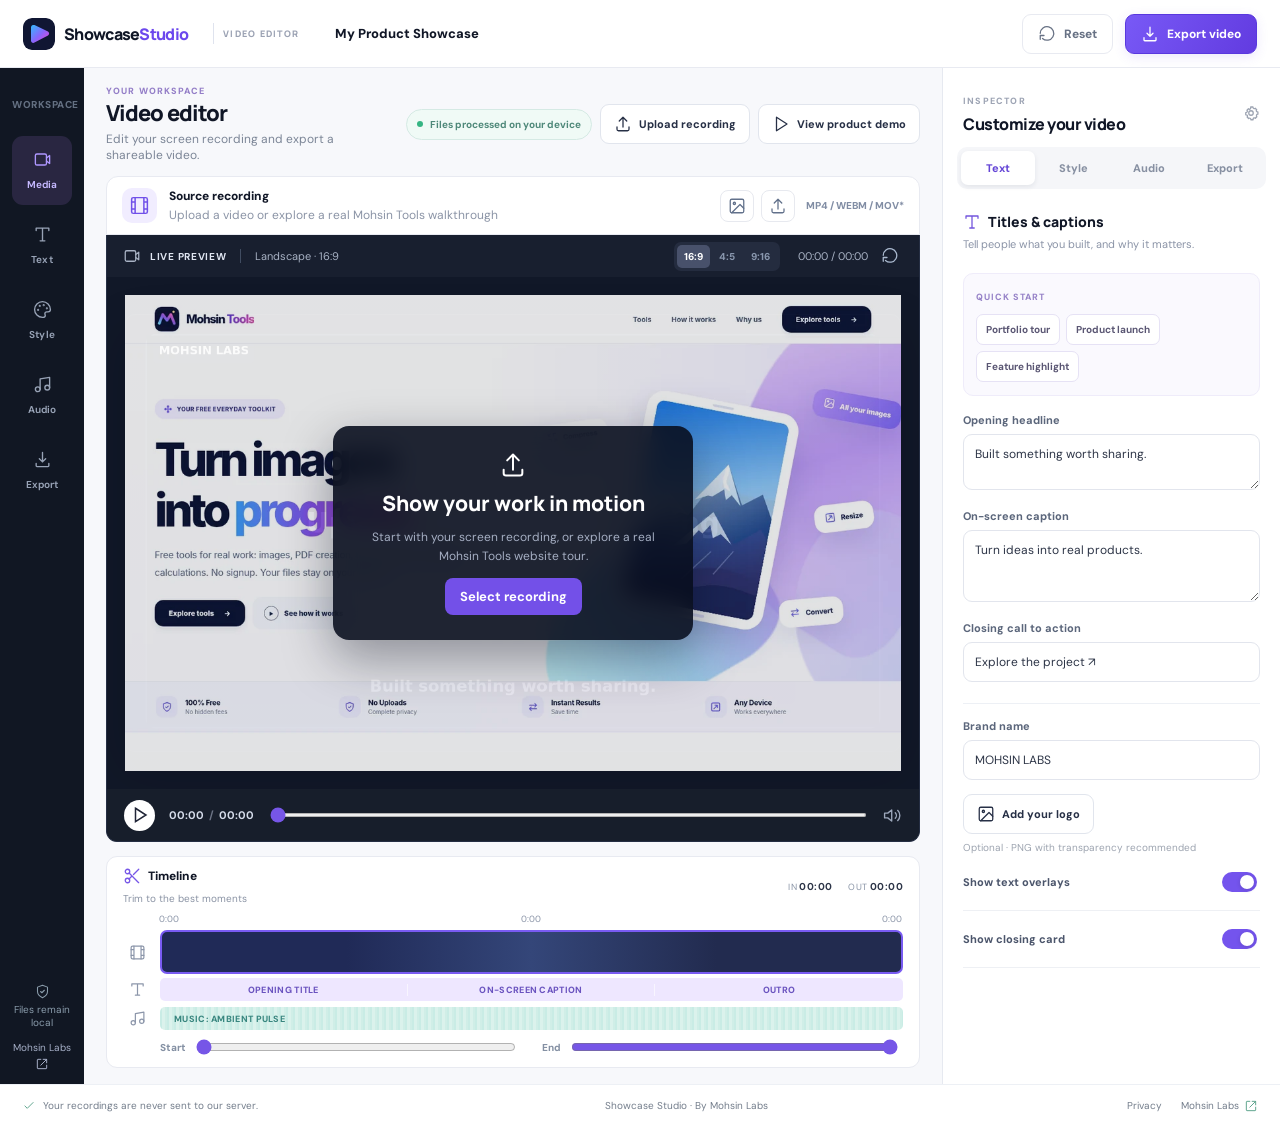
<file: index.html>
<!doctype html><html lang="en"><head><meta charset="utf-8"><meta name="viewport" content="width=device-width, initial-scale=1"><meta name="theme-color" content="#10131a"><meta name="description" content="Showcase Studio is a browser-based video editor for screen recordings: trim footage, add text, branding and soundtracks, and export shareable videos locally."><title>Showcase Studio — Screen Recording Video Editor</title><link rel="icon" href="assets/favicon.svg" type="image/svg+xml"><link rel="stylesheet" href="assets/style.css"></head><body>
<header class="topbar" id="top"><a class="wordmark" href="#studio"><img src="assets/favicon.svg" width="32" height="32" alt=""><span>Showcase<span>Studio</span></span><span class="wordmark-divider"></span><small>VIDEO EDITOR</small></a><div class="top-project"><input id="projectName" aria-label="Project name" value="My Product Showcase" maxlength="60"><span class="top-saved" id="projectState" aria-live="polite"></span></div><div class="top-actions"><button type="button" class="top-quiet" id="resetProject"><svg class="ico" width="18" height="18" viewBox="0 0 24 24" fill="none" stroke="currentColor" stroke-width="1.7" stroke-linecap="round" stroke-linejoin="round" aria-hidden="true"><path d="M3 11a9 9 0 1 1 3 7m-3 1v-5h5"/></svg><span>Reset</span></button><button type="button" class="top-primary" id="exportTop"><svg class="ico" width="18" height="18" viewBox="0 0 24 24" fill="none" stroke="currentColor" stroke-width="1.7" stroke-linecap="round" stroke-linejoin="round" aria-hidden="true"><path d="M12 3v12m0 0-4-4m4 4 4-4M4 17v3a1 1 0 0 0 1 1h14a1 1 0 0 0 1-1v-3"/></svg><span>Export video</span></button></div></header>
<div class="studio-app" id="studio">
<aside class="rail"><div class="rail-label">WORKSPACE</div><a href="#studio" class="rail-btn current" data-panel="media" title="Media"><svg class="ico" width="19" height="19" viewBox="0 0 24 24" fill="none" stroke="currentColor" stroke-width="1.7" stroke-linecap="round" stroke-linejoin="round" aria-hidden="true"><rect x="3" y="5" width="14" height="14" rx="2"/><path d="m17 10 4-3v10l-4-3"/></svg><span>Media</span></a><a href="#studio" class="rail-btn" data-panel="text" title="Text"><svg class="ico" width="19" height="19" viewBox="0 0 24 24" fill="none" stroke="currentColor" stroke-width="1.7" stroke-linecap="round" stroke-linejoin="round" aria-hidden="true"><path d="M4 7V4h16v3M9 20h6M12 4v16"/></svg><span>Text</span></a><a href="#studio" class="rail-btn" data-panel="style" title="Style"><svg class="ico" width="19" height="19" viewBox="0 0 24 24" fill="none" stroke="currentColor" stroke-width="1.7" stroke-linecap="round" stroke-linejoin="round" aria-hidden="true"><circle cx="13.5" cy="6.5" r=".5"/><circle cx="17.5" cy="10.5" r=".5"/><circle cx="8.5" cy="7.5" r=".5"/><circle cx="6.5" cy="12.5" r=".5"/><path d="M12 22a10 10 0 1 1 10-10c0 1.7-1.4 3-3 3h-1.5a2.5 2.5 0 0 0-2.5 2.5c0 .8.5 1.4.5 2 0 1.4-1 2.5-3.5 2.5z"/></svg><span>Style</span></a><a href="#studio" class="rail-btn" data-panel="audio" title="Audio"><svg class="ico" width="19" height="19" viewBox="0 0 24 24" fill="none" stroke="currentColor" stroke-width="1.7" stroke-linecap="round" stroke-linejoin="round" aria-hidden="true"><path d="M9 18V5l12-2v13"/><circle cx="6" cy="18" r="3"/><circle cx="18" cy="16" r="3"/></svg><span>Audio</span></a><a href="#studio" class="rail-btn" data-panel="export" title="Export"><svg class="ico" width="19" height="19" viewBox="0 0 24 24" fill="none" stroke="currentColor" stroke-width="1.7" stroke-linecap="round" stroke-linejoin="round" aria-hidden="true"><path d="M12 3v12m0 0-4-4m4 4 4-4M4 17v3a1 1 0 0 0 1 1h14a1 1 0 0 0 1-1v-3"/></svg><span>Export</span></a><div class="rail-bottom"><div class="private-tiny"><svg class="ico" width="15" height="15" viewBox="0 0 24 24" fill="none" stroke="currentColor" stroke-width="1.7" stroke-linecap="round" stroke-linejoin="round" aria-hidden="true"><path d="M12 22s8-4 8-10V5l-8-3-8 3v7c0 6 8 10 8 10Z"/><path d="m9 12 2 2 4-4"/></svg> <span>Files remain local</span></div><a href="https://mohsinlabs.com/" target="_blank" rel="noopener noreferrer">Mohsin Labs <svg class="ico" width="14" height="14" viewBox="0 0 24 24" fill="none" stroke="currentColor" stroke-width="1.7" stroke-linecap="round" stroke-linejoin="round" aria-hidden="true"><path d="M14 4h6v6m0-6L10 14"/><path d="M20 14v5a1 1 0 0 1-1 1H5a1 1 0 0 1-1-1V5a1 1 0 0 1 1-1h5"/></svg></a></div></aside>
<div class="main-area">
<div class="stage-head"><div class="stage-title"><div class="eyebrow">YOUR WORKSPACE</div><h1>Video editor</h1><p>Edit your screen recording and export a shareable video.</p></div><div class="stage-actions"><span class="local-tag"><span class="green-dot"></span> Files processed on your device</span><label class="btn-lite" for="videoInput"><svg class="ico" width="18" height="18" viewBox="0 0 24 24" fill="none" stroke="currentColor" stroke-width="1.7" stroke-linecap="round" stroke-linejoin="round" aria-hidden="true"><path d="M12 16V3m0 0L7 8m5-5 5 5"/><path d="M4 16v3a2 2 0 0 0 2 2h12a2 2 0 0 0 2-2v-3"/></svg> Upload recording</label><button id="sampleButton" type="button" class="btn-lite"><svg class="ico" width="18" height="18" viewBox="0 0 24 24" fill="none" stroke="currentColor" stroke-width="1.7" stroke-linecap="round" stroke-linejoin="round" aria-hidden="true"><polygon points="6 3 20 12 6 21 6 3"/></svg> View product demo</button></div></div>
<div class="clip-bar" id="uploadCard"><div class="clip-symbol"><svg class="ico" width="21" height="21" viewBox="0 0 24 24" fill="none" stroke="currentColor" stroke-width="1.7" stroke-linecap="round" stroke-linejoin="round" aria-hidden="true"><rect x="3" y="3" width="18" height="18" rx="2"/><path d="M7 3v18M17 3v18M3 8h4m-4 8h4m10-8h4m-4 8h4"/></svg></div><div class="clip-copy"><strong>Source recording</strong><span id="sourceDescription">Upload a video or explore a real Mohsin Tools walkthrough</span></div><div class="clip-actions"><button class="small-icon" id="saveCover" type="button" title="Download cover frame" aria-label="Download cover frame"><svg class="ico" width="18" height="18" viewBox="0 0 24 24" fill="none" stroke="currentColor" stroke-width="1.7" stroke-linecap="round" stroke-linejoin="round" aria-hidden="true"><rect x="3" y="3" width="18" height="18" rx="2"/><circle cx="8.5" cy="8.5" r="1.5"/><path d="m21 15-5-5L5 21"/></svg></button><label class="small-icon" for="videoInput" title="Replace video" aria-label="Replace video"><svg class="ico" width="18" height="18" viewBox="0 0 24 24" fill="none" stroke="currentColor" stroke-width="1.7" stroke-linecap="round" stroke-linejoin="round" aria-hidden="true"><path d="M12 16V3m0 0L7 8m5-5 5 5"/><path d="M4 16v3a2 2 0 0 0 2 2h12a2 2 0 0 0 2-2v-3"/></svg></label><input type="file" id="videoInput" accept="video/*,.mp4,.mov,.webm,.m4v" hidden><span class="format-status">MP4 / WEBM / MOV*</span></div></div>
<div class="stage-content"><div class="canvas-toolbar"><span class="toolbar-left"><svg class="ico" width="18" height="18" viewBox="0 0 24 24" fill="none" stroke="currentColor" stroke-width="1.7" stroke-linecap="round" stroke-linejoin="round" aria-hidden="true"><rect x="3" y="5" width="14" height="14" rx="2"/><path d="m17 10 4-3v10l-4-3"/></svg> <strong>Live preview</strong><span class="separ"></span><span id="previewLabel">Landscape · 16:9</span></span><span class="toolbar-right"><span class="view-ratios" role="group" aria-label="Preview format"><button type="button" data-preview-format="landscape" class="view-ratio-btn active">16:9</button><button type="button" data-preview-format="linkedin" class="view-ratio-btn">4:5</button><button type="button" data-preview-format="reels" class="view-ratio-btn">9:16</button></span><span id="previewTime">00:00 / 00:00</span><button id="replay" class="toolbar-icon" type="button" title="Replay"><svg class="ico" width="18" height="18" viewBox="0 0 24 24" fill="none" stroke="currentColor" stroke-width="1.7" stroke-linecap="round" stroke-linejoin="round" aria-hidden="true"><path d="M3 11a9 9 0 1 1 3 7m-3 1v-5h5"/></svg></button></span></div><div class="canvas-center"><div class="canvas-stand"><canvas id="previewCanvas" width="1280" height="720" aria-label="Your real video composition preview"></canvas><div id="emptyOverlay" class="emptyOverlay"><img class="real-demo-cover" src="assets/mohsin-tools-preview.webp" alt="Screenshot of the real Mohsin Tools website" loading="eager"><div class="upload-overlay-content"><svg class="ico" width="28" height="28" viewBox="0 0 24 24" fill="none" stroke="currentColor" stroke-width="1.7" stroke-linecap="round" stroke-linejoin="round" aria-hidden="true"><path d="M12 16V3m0 0L7 8m5-5 5 5"/><path d="M4 16v3a2 2 0 0 0 2 2h12a2 2 0 0 0 2-2v-3"/></svg><strong>Show your work in motion</strong><span>Start with your screen recording, or explore a real Mohsin Tools website tour.</span><label for="videoInput" class="btn-filled">Select recording</label></div></div></div></div><div class="player-controls"><button id="playPause" type="button" class="playbtn" aria-label="Play or pause"><svg class="ico" width="19" height="19" viewBox="0 0 24 24" fill="none" stroke="currentColor" stroke-width="1.7" stroke-linecap="round" stroke-linejoin="round" aria-hidden="true"><polygon points="6 3 20 12 6 21 6 3"/></svg></button><span class="play-time"><span id="currentClock">00:00</span><span class="time-sep">/</span><span id="durationClock">00:00</span></span><input type="range" id="scrubber" min="0" max="100" step="0.1" value="0" aria-label="Scrub through video"><span class="player-volume"><svg class="ico" width="19" height="19" viewBox="0 0 24 24" fill="none" stroke="currentColor" stroke-width="1.7" stroke-linecap="round" stroke-linejoin="round" aria-hidden="true"><path d="M11 5 6 9H2v6h4l5 4V5ZM15.5 8.5a5 5 0 0 1 0 7m3-10a9 9 0 0 1 0 13"/></svg></span></div></div>
<div class="timeline-area"><div class="timeline-top"><div><h2><svg class="ico" width="18" height="18" viewBox="0 0 24 24" fill="none" stroke="currentColor" stroke-width="1.7" stroke-linecap="round" stroke-linejoin="round" aria-hidden="true"><circle cx="6" cy="6" r="3"/><circle cx="6" cy="18" r="3"/><path d="m8.1 8.1 12.8 12.8M14 10l7-7M8 16l4-4"/></svg> Timeline</h2><span>Trim to the best moments</span></div><div class="trim-times"><span>IN <b id="startTimeLabel">00:00</b></span><span>OUT <b id="endTimeLabel">00:00</b></span></div></div><div class="ruler"><span>0:00</span><span id="timelineMiddle">0:00</span><span id="timelineEnd">0:00</span></div><div class="track-row"><span class="track-icon" title="Video track"><svg class="ico" width="17" height="17" viewBox="0 0 24 24" fill="none" stroke="currentColor" stroke-width="1.7" stroke-linecap="round" stroke-linejoin="round" aria-hidden="true"><rect x="3" y="3" width="18" height="18" rx="2"/><path d="M7 3v18M17 3v18M3 8h4m-4 8h4m10-8h4m-4 8h4"/></svg></span><div class="filmstrip-wrap"><div id="filmstrip" class="filmstrip"><span id="clipName">YOUR SCREEN RECORDING</span></div></div></div><div class="track-row"><span class="track-icon" title="Text track"><svg class="ico" width="17" height="17" viewBox="0 0 24 24" fill="none" stroke="currentColor" stroke-width="1.7" stroke-linecap="round" stroke-linejoin="round" aria-hidden="true"><path d="M4 7V4h16v3M9 20h6M12 4v16"/></svg></span><div class="captions-track"><span>OPENING TITLE</span><span>ON-SCREEN CAPTION</span><span>OUTRO</span></div></div><div class="track-row"><span class="track-icon" title="Audio track"><svg class="ico" width="17" height="17" viewBox="0 0 24 24" fill="none" stroke="currentColor" stroke-width="1.7" stroke-linecap="round" stroke-linejoin="round" aria-hidden="true"><path d="M9 18V5l12-2v13"/><circle cx="6" cy="18" r="3"/><circle cx="18" cy="16" r="3"/></svg></span><div class="music-track" id="musicTrack">MUSIC: AMBIENT PULSE</div></div><div class="trim-sliders"><div class="trim-slider"><label for="trimStart">Start</label><input id="trimStart" type="range" min="0" max="100" step="0.1" value="0"></div><div class="trim-slider"><label for="trimEnd">End</label><input id="trimEnd" type="range" min="0" max="100" step="0.1" value="100"></div></div></div>
<div id="renderStatus" role="status" aria-live="polite" class="render-status" hidden><div class="spinner"></div><div class="render-copy"><strong id="renderStatusText">Exporting…</strong><span id="renderStatusDetail">Rendering in your browser</span><div class="progress-rail"><div id="renderProgress"></div></div></div><button type="button" id="cancelRender" class="btn-lite">Cancel</button></div>
</div>
<aside class="inspector"><div class="inspector-header"><div><small>INSPECTOR</small><h2>Customize your video</h2></div><svg class="ico" width="18" height="18" viewBox="0 0 24 24" fill="none" stroke="currentColor" stroke-width="1.7" stroke-linecap="round" stroke-linejoin="round" aria-hidden="true"><circle cx="12" cy="12" r="3"/><path d="M19.4 15a1.7 1.7 0 0 0 .3 1.9l.1.1-2 2-.1-.1a1.7 1.7 0 0 0-1.9-.3 1.7 1.7 0 0 0-1 1.6V21h-3v-.4a1.7 1.7 0 0 0-1-1.6 1.7 1.7 0 0 0-1.9.3l-.1.1-2-2 .1-.1a1.7 1.7 0 0 0 .3-1.9 1.7 1.7 0 0 0-1.6-1H5v-3h.4a1.7 1.7 0 0 0 1.6-1 1.7 1.7 0 0 0-.3-1.9l-.1-.1 2-2 .1.1a1.7 1.7 0 0 0 1.9.3 1.7 1.7 0 0 0 1-1.6V4h3v.4a1.7 1.7 0 0 0 1 1.6 1.7 1.7 0 0 0 1.9-.3l.1-.1 2 2-.1.1a1.7 1.7 0 0 0-.3 1.9 1.7 1.7 0 0 0 1.6 1h.4v3H21a1.7 1.7 0 0 0-1.6 1Z"/></svg></div><div class="inspector-tabs"><button class="tab on" type="button" data-panel="text">Text</button><button class="tab" type="button" data-panel="style">Style</button><button class="tab" type="button" data-panel="audio">Audio</button><button class="tab" type="button" data-panel="export">Export</button></div>
<div class="inspector-content">
<section class="inspector-panel current" id="sceneControls" data-pane="text"><h3><svg class="ico" width="18" height="18" viewBox="0 0 24 24" fill="none" stroke="currentColor" stroke-width="1.7" stroke-linecap="round" stroke-linejoin="round" aria-hidden="true"><path d="M4 7V4h16v3M9 20h6M12 4v16"/></svg> Titles & captions</h3><p class="help-text">Tell people what you built, and why it matters.</p><div class="preset-group"><span>QUICK START</span><div><button type="button" data-story-preset="portfolio">Portfolio tour</button><button type="button" data-story-preset="launch">Product launch</button><button type="button" data-story-preset="feature">Feature highlight</button></div></div><label class="field-label" for="hookText">Opening headline</label><textarea class="input" id="hookText" rows="2" maxlength="90">Built something worth sharing.</textarea><label class="field-label" for="captionText">On-screen caption</label><textarea class="input" id="captionText" rows="3" maxlength="160">Turn ideas into real products.</textarea><label class="field-label" for="outroText">Closing call to action</label><input id="outroText" class="input" maxlength="95" value="Explore the project ↗"><div class="control-sep"></div><label class="field-label" for="brandText">Brand name</label><input id="brandText" class="input" maxlength="36" value="MOHSIN LABS"><div class="upload-logo"><input type="file" id="logoInput" accept="image/png,image/jpeg,image/webp" hidden><label for="logoInput" class="btn-lite upload-logo-btn"><svg class="ico" width="18" height="18" viewBox="0 0 24 24" fill="none" stroke="currentColor" stroke-width="1.7" stroke-linecap="round" stroke-linejoin="round" aria-hidden="true"><rect x="3" y="3" width="18" height="18" rx="2"/><circle cx="8.5" cy="8.5" r="1.5"/><path d="m21 15-5-5L5 21"/></svg> Add your logo</label><small id="logoFileLabel">Optional · PNG with transparency recommended</small></div><div class="toggle-line"><label for="captionsEnabled">Show text overlays</label><input type="checkbox" id="captionsEnabled" class="switch" checked></div><div class="toggle-line"><label for="outroEnabled">Show closing card</label><input type="checkbox" id="outroEnabled" class="switch" checked></div></section>
<section class="inspector-panel" id="styleControls" data-pane="style"><h3><svg class="ico" width="18" height="18" viewBox="0 0 24 24" fill="none" stroke="currentColor" stroke-width="1.7" stroke-linecap="round" stroke-linejoin="round" aria-hidden="true"><circle cx="13.5" cy="6.5" r=".5"/><circle cx="17.5" cy="10.5" r=".5"/><circle cx="8.5" cy="7.5" r=".5"/><circle cx="6.5" cy="12.5" r=".5"/><path d="M12 22a10 10 0 1 1 10-10c0 1.7-1.4 3-3 3h-1.5a2.5 2.5 0 0 0-2.5 2.5c0 .8.5 1.4.5 2 0 1.4-1 2.5-3.5 2.5z"/></svg> Visual style</h3><p class="help-text">A consistent look across all exports.</p><label class="field-label">Color collection</label><div class="theme-select"><button type="button" data-theme="violet" class="theme-option active"><span class="theme-swatch violet"></span><span>Amethyst</span></button><button type="button" data-theme="ocean" class="theme-option"><span class="theme-swatch ocean"></span><span>Ocean</span></button><button type="button" data-theme="carbon" class="theme-option"><span class="theme-swatch carbon"></span><span>Graphite</span></button></div><div class="control-row"><label for="accentColor">Accent color</label><input id="accentColor" type="color" value="#9b6dff"></div><div class="control-sep"></div><div class="toggle-line"><label for="zoomEnabled">Subtle camera movement</label><input type="checkbox" id="zoomEnabled" class="switch" checked></div><div class="setting-note">No artificial visuals. The composition uses your source footage, titles and brand.</div></section>
<section class="inspector-panel" id="audioControls" data-pane="audio"><h3><svg class="ico" width="18" height="18" viewBox="0 0 24 24" fill="none" stroke="currentColor" stroke-width="1.7" stroke-linecap="round" stroke-linejoin="round" aria-hidden="true"><path d="M9 18V5l12-2v13"/><circle cx="6" cy="18" r="3"/><circle cx="18" cy="16" r="3"/></svg> Soundtrack</h3><p class="help-text">Give the story rhythm, or use your own licensed audio.</p><label for="musicPreset" class="field-label">Background music</label><select id="musicPreset" class="input"><option value="none">No music</option><option value="ambient" selected>Ambient Pulse · original synth</option><option value="uplift">Bright Focus · original synth</option><option value="custom">My audio file</option></select><div class="upload-logo"><input type="file" id="audioInput" accept="audio/*" hidden><label for="audioInput" class="btn-lite upload-logo-btn"><svg class="ico" width="18" height="18" viewBox="0 0 24 24" fill="none" stroke="currentColor" stroke-width="1.7" stroke-linecap="round" stroke-linejoin="round" aria-hidden="true"><path d="M12 16V3m0 0L7 8m5-5 5 5"/><path d="M4 16v3a2 2 0 0 0 2 2h12a2 2 0 0 0 2-2v-3"/></svg> Choose audio</label><small id="audioFileLabel">Optional MP3, WAV, M4A or WebM</small></div><label for="musicVolume" class="field-label">Music volume <output id="volumeValue">20%</output></label><input type="range" id="musicVolume" min="0" max="100" value="20" class="volume-range"><div class="toggle-line"><label for="originalSound">Keep original video audio</label><input type="checkbox" id="originalSound" class="switch" checked></div></section>
<section class="inspector-panel" data-pane="export"><h3><svg class="ico" width="18" height="18" viewBox="0 0 24 24" fill="none" stroke="currentColor" stroke-width="1.7" stroke-linecap="round" stroke-linejoin="round" aria-hidden="true"><path d="M12 3v12m0 0-4-4m4 4 4-4M4 17v3a1 1 0 0 0 1 1h14a1 1 0 0 0 1-1v-3"/></svg> Export settings</h3><p class="help-text">Pick the right frame for the platform you're posting on.</p><div class="export-formats"><button type="button" data-format="linkedin" class="format-option"><span class="format-ico"><svg class="ico" width="18" height="18" viewBox="0 0 24 24" fill="none" stroke="currentColor" stroke-width="1.7" stroke-linecap="round" stroke-linejoin="round" aria-hidden="true"><rect x="3" y="3" width="18" height="18" rx="2"/><circle cx="8.5" cy="8.5" r="1.5"/><path d="m21 15-5-5L5 21"/></svg></span><strong>LinkedIn</strong><small>4:5 · Up to 1080 × 1350</small></button><button type="button" data-format="reels" class="format-option "><span class="format-ico"><svg class="ico" width="18" height="18" viewBox="0 0 24 24" fill="none" stroke="currentColor" stroke-width="1.7" stroke-linecap="round" stroke-linejoin="round" aria-hidden="true"><rect x="3" y="5" width="14" height="14" rx="2"/><path d="m17 10 4-3v10l-4-3"/></svg></span><strong>Reels / Shorts</strong><small>9:16 · Up to 1080 × 1920</small></button><button type="button" data-format="landscape" class="format-option active"><span class="format-ico"><svg class="ico" width="18" height="18" viewBox="0 0 24 24" fill="none" stroke="currentColor" stroke-width="1.7" stroke-linecap="round" stroke-linejoin="round" aria-hidden="true"><path d="M8 3H5a2 2 0 0 0-2 2v3m13-5h3a2 2 0 0 1 2 2v3M3 16v3a2 2 0 0 0 2 2h3m13-5v3a2 2 0 0 1-2 2h-3"/></svg></span><strong>Landscape</strong><small>16:9 · Up to 1920 × 1080</small></button></div><label for="exportQuality" class="field-label">Export quality</label><select id="exportQuality" class="input"><option value="high">Full HD — best for publishing (1080 wide)</option><option value="standard">Standard — faster rendering (720 wide)</option></select><div class="setting-note">Full HD uses more memory and can be slower on phones. Choose Standard if your device struggles.</div><label for="exportContainer" class="field-label">Video container</label><select id="exportContainer" class="input"><option value="auto">Best supported (MP4 / WebM)</option><option value="mp4">H.264 MP4 (audio support varies)</option><option value="webm">WebM</option></select><div class="setting-note">Rendering is local. Video formats and audio codecs depend on your browser. Some MP4 downloads need AAC conversion before social upload.</div><div class="export-extras"><button type="button" class="btn-lite" id="downloadSrt">Download caption file (.srt)</button><button type="button" class="btn-lite" id="exportPreset">Save editing preset</button><button type="button" class="btn-lite" id="importPreset">Load preset</button><input type="file" id="presetInput" accept="application/json,.json" hidden></div></section>
</div><div class="inspector-foot"><button id="renderButton" type="button" class="primary-export"><svg class="ico" width="18" height="18" viewBox="0 0 24 24" fill="none" stroke="currentColor" stroke-width="1.7" stroke-linecap="round" stroke-linejoin="round" aria-hidden="true"><path d="M12 3v12m0 0-4-4m4 4 4-4M4 17v3a1 1 0 0 0 1 1h14a1 1 0 0 0 1-1v-3"/></svg> Render & download</button><span class="foot-hint"><svg class="ico" width="15" height="15" viewBox="0 0 24 24" fill="none" stroke="currentColor" stroke-width="1.7" stroke-linecap="round" stroke-linejoin="round" aria-hidden="true"><path d="M12 22s8-4 8-10V5l-8-3-8 3v7c0 6 8 10 8 10Z"/><path d="m9 12 2 2 4-4"/></svg> No uploads. No account needed.</span></div></aside>
</div>
<footer class="app-footer"><span><svg class="ico" width="14" height="14" viewBox="0 0 24 24" fill="none" stroke="currentColor" stroke-width="1.7" stroke-linecap="round" stroke-linejoin="round" aria-hidden="true"><path d="m5 12 4 4L19 6"/></svg> Your recordings are never sent to our server.</span><span>Showcase Studio · By Mohsin Labs</span><span><a href="privacy.html">Privacy</a> <a href="https://mohsinlabs.com/" target="_blank" rel="noopener noreferrer">Mohsin Labs <svg class="ico" width="14" height="14" viewBox="0 0 24 24" fill="none" stroke="currentColor" stroke-width="1.7" stroke-linecap="round" stroke-linejoin="round" aria-hidden="true"><path d="M14 4h6v6m0-6L10 14"/><path d="M20 14v5a1 1 0 0 1-1 1H5a1 1 0 0 1-1-1V5a1 1 0 0 1 1-1h5"/></svg></a></span></footer>
<video id="sourceVideo" playsinline preload="metadata" hidden></video><audio id="musicElement" preload="metadata" hidden></audio><script type="module" src="assets/app.js"></script></body></html>
</file>
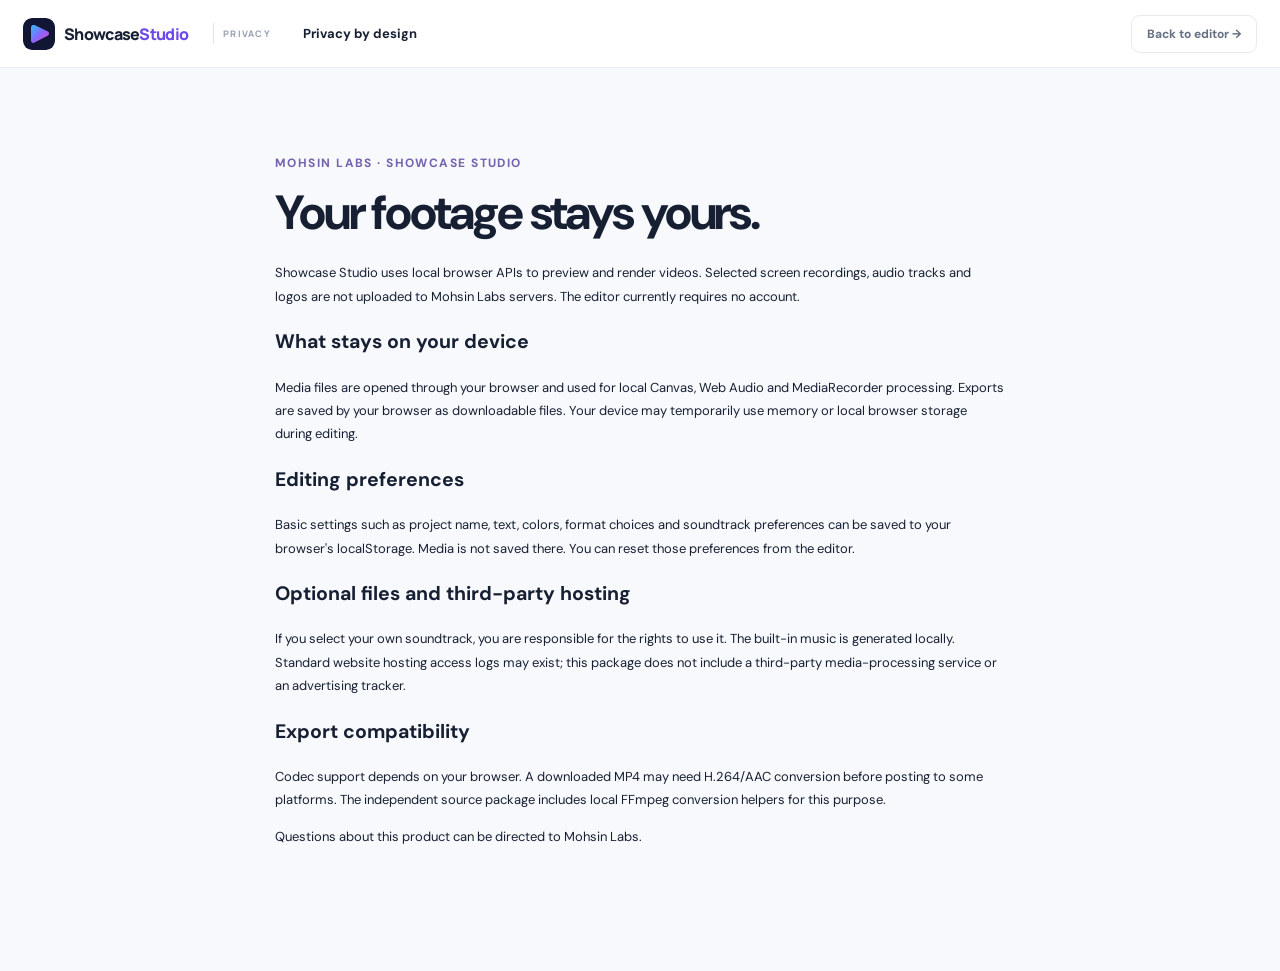
<file: privacy.html>
<!doctype html>
<html lang="en"><head><meta charset="utf-8"><meta name="viewport" content="width=device-width,initial-scale=1"><meta name="theme-color" content="#10131a"><meta name="robots" content="noindex,follow"><title>Privacy | Showcase Studio</title><link rel="icon" href="assets/favicon.svg" type="image/svg+xml"><link rel="stylesheet" href="assets/style.css"></head>
<body style="background:#f8f9fc;color:#172033;min-height:100vh"><header class="topbar"><a class="wordmark" href="index.html"><img src="assets/favicon.svg" width="32" height="32" alt=""><span>Showcase<span>Studio</span></span><span class="wordmark-divider"></span><small>PRIVACY</small></a><div class="top-project"><strong>Privacy by design</strong></div><div class="top-actions"><a href="index.html" class="top-quiet" style="text-decoration:none">Back to editor →</a></div></header>
<main style="max-width:790px;margin:5vh auto;padding:28px 30px 65px;line-height:1.8"><p style="text-transform:uppercase;color:#7462ae;font-size:12px;letter-spacing:.12em;font-weight:700">Mohsin Labs · Showcase Studio</p><h1 style="font-size:clamp(2rem,4vw,3rem);letter-spacing:-.045em;line-height:1.1;margin:12px 0 22px">Your footage stays yours.</h1><p>Showcase Studio uses local browser APIs to preview and render videos. Selected screen recordings, audio tracks and logos are not uploaded to Mohsin Labs servers. The editor currently requires no account.</p><h2>What stays on your device</h2><p>Media files are opened through your browser and used for local Canvas, Web Audio and MediaRecorder processing. Exports are saved by your browser as downloadable files. Your device may temporarily use memory or local browser storage during editing.</p><h2>Editing preferences</h2><p>Basic settings such as project name, text, colors, format choices and soundtrack preferences can be saved to your browser's localStorage. Media is not saved there. You can reset those preferences from the editor.</p><h2>Optional files and third-party hosting</h2><p>If you select your own soundtrack, you are responsible for the rights to use it. The built-in music is generated locally. Standard website hosting access logs may exist; this package does not include a third-party media-processing service or an advertising tracker.</p><h2>Export compatibility</h2><p>Codec support depends on your browser. A downloaded MP4 may need H.264/AAC conversion before posting to some platforms. The independent source package includes local FFmpeg conversion helpers for this purpose.</p><p>Questions about this product can be directed to <a href="https://mohsinlabs.com/" target="_blank" rel="noopener noreferrer">Mohsin Labs</a>.</p></main></body></html>
</file>
<file: assets/style.css>
@import url('https://fonts.googleapis.com/css2?family=DM+Sans:wght@400;500;600;700&family=Manrope:wght@400;500;600;700;800&display=swap');
:root{--ink:#101626;--muted:#7b8596;--border:#e8eaf1;--line:#e9ebf2;--purple:#6c48ed;--purpleSoft:#f3f0ff;--white:#fff;--surface:#f7f8fc;--sidebar:#111723;--radius:14px;font-family:'DM Sans',Inter,-apple-system,BlinkMacSystemFont,'Segoe UI',sans-serif;color:var(--ink);font-synthesis:none}
*{box-sizing:border-box}html{scroll-behavior:smooth}body{margin:0;background:var(--surface);font-size:13px}button,input,textarea,select{font:inherit}button{cursor:pointer}button:disabled{cursor:not-allowed;opacity:.5}a{text-decoration:none;color:inherit}button,.btn-lite,.rail-btn,.tab,.format-option,.small-icon,.theme-option{transition:background .15s ease,color .15s ease,border-color .15s ease,box-shadow .15s ease}button:focus-visible,a:focus-visible,input:focus-visible,textarea:focus-visible,select:focus-visible{outline:3px solid rgba(115,82,239,.32);outline-offset:2px}.ico{flex-shrink:0}
.topbar{height:68px;display:flex;align-items:center;background:#fff;border-bottom:1px solid var(--border);padding:0 23px;gap:25px;position:relative;z-index:4}.wordmark{display:flex;align-items:center;gap:9px;min-width:255px;font:800 16px Manrope,sans-serif;letter-spacing:-.7px}.wordmark>span>span{color:var(--purple)}.wordmark img{border-radius:8px}.wordmark-divider{height:21px;width:1px;background:#dfe3ee;margin-left:16px}.wordmark small{font:800 9px Manrope,sans-serif;letter-spacing:1.25px;color:#9ba2b3;white-space:nowrap}.top-project{display:flex;align-items:center;gap:12px;flex:1;min-width:0}.top-project input{background:transparent;border:1px solid transparent;padding:8px 10px;font-weight:800;font-size:13px;max-width:285px;min-width:100px;width:100%;border-radius:8px;color:var(--ink)}.top-project input:hover,.top-project input:focus{border-color:var(--border)}.top-saved{font-size:11px;color:#8391a4;white-space:nowrap}.top-actions{display:flex;align-items:center;gap:12px}.top-quiet,.top-primary{display:flex;align-items:center;justify-content:center;gap:8px;white-space:nowrap;border-radius:9px;padding:10px 15px;font-size:12px;font-weight:750}.top-quiet{color:#677184;background:#fff;border:1px solid #e8eaf1}.top-quiet:hover{background:#f7f8fb}.top-primary{color:white;border:1px solid #5938de;background:linear-gradient(120deg,#7859f6,#623be0);box-shadow:0 3px 12px #694ae520}.top-primary:hover{box-shadow:0 5px 22px #694ae540}
.studio-app{display:grid;grid-template-columns:84px minmax(0,1fr) 338px;min-height:calc(100vh - 110px);height:calc(100vh - 110px);max-height:1100px;min-height:720px}.rail{background:var(--sidebar);padding:23px 12px 13px;display:flex;align-items:stretch;flex-direction:column;gap:6px;color:#a4acbe;min-width:0}.rail-label{font-size:9px;letter-spacing:1px;color:#647082;text-align:center;font-weight:800;margin:7px 0 19px}.rail-btn{display:flex;align-items:center;flex-direction:column;justify-content:center;gap:9px;border-radius:11px;padding:14px 6px;min-height:66px;color:#98a3b6;font-weight:650;font-size:10px;letter-spacing:.1px}.rail-btn:hover{background:#20283a;color:#fff}.rail-btn.current{background:#292641;color:#c6b9ff}.rail-btn.current svg{color:#af97ff}.rail-bottom{margin-top:auto;display:flex;flex-direction:column;gap:12px;text-align:center;font-size:10px}.rail-bottom .private-tiny{display:flex;flex-direction:column;align-items:center;gap:5px;color:#8a9cab;line-height:1.25}.rail-bottom a{display:flex;flex-wrap:wrap;align-items:center;justify-content:center;gap:3px;color:#a6afc7}.rail-bottom a:hover{color:#fff}
.main-area{display:flex;flex-direction:column;min-height:0;min-width:0;overflow:auto;background:#f7f8fc;padding:0 22px 16px}.stage-head{display:flex;align-items:center;justify-content:space-between;gap:15px;padding:23px 0 18px}.stage-title h1{font:800 22px/1.23 Manrope,Arial,sans-serif;letter-spacing:-.9px;margin:3px 0 4px}.stage-title p{margin:0;color:#7b8596;font-size:12px}.eyebrow{font-size:9px;color:#937dc7;letter-spacing:1.1px;font-weight:800}.stage-actions{display:flex;align-items:center;justify-content:flex-end;gap:8px}.local-tag{display:flex;gap:7px;align-items:center;border:1px solid #d5eae4;color:#4e8879;background:#f0faf6;border-radius:20px;padding:8px 10px;font-size:10px;font-weight:700;white-space:nowrap}.green-dot{width:6px;height:6px;background:#36b583;border-radius:50%}.btn-lite{display:inline-flex;align-items:center;justify-content:center;gap:7px;background:#fff;border:1px solid #e1e5ed;color:#273046;padding:10px 13px;border-radius:9px;font-size:11px;font-weight:750;cursor:pointer;white-space:nowrap}.btn-lite:hover{border-color:#afa0ef;color:#6041c3}.clip-bar{background:#fff;border:1px solid var(--border);display:flex;gap:12px;align-items:center;padding:11px 15px;border-radius:12px 12px 0 0;min-width:0}.clip-symbol{height:35px;width:35px;border-radius:10px;background:#f1edff;display:grid;place-items:center;color:#7050e9}.clip-copy{display:flex;flex-direction:column;min-width:0;gap:3px;flex:1}.clip-copy strong{font-weight:800;font-size:12px}.clip-copy span{color:#8b94a6;font-size:11px;overflow:hidden;text-overflow:ellipsis;white-space:nowrap}.clip-actions{display:flex;gap:7px;align-items:center}.small-icon{height:32px;width:34px;border-radius:8px;display:grid;place-items:center;background:#fff;border:1px solid #e7e9ef;color:#62718b;cursor:pointer}.small-icon:hover{border-color:#beaaff;color:var(--purple)}.format-status{margin-left:4px;color:#818da4;font-size:9px;font-weight:800;letter-spacing:.8px;white-space:nowrap}
.stage-content{min-height:315px;flex:1;background:#111722;border:1px solid #252e43;border-top:0;display:flex;flex-direction:column;min-width:0;overflow:hidden;border-radius:0 0 11px 11px}.canvas-toolbar{display:flex;align-items:center;justify-content:space-between;padding:0 16px;height:42px;min-height:42px;background:#181f2f;color:#a8b2c4;font-size:11px}.toolbar-left,.toolbar-right{display:flex;align-items:center;gap:9px}.toolbar-left strong{font-size:10px;letter-spacing:.7px;color:#e0e6f2;text-transform:uppercase}.separ{height:14px;width:1px;background:#404c61;margin:0 5px}.toolbar-icon{border:0;background:transparent;color:#abbad0;padding:4px;display:grid;place-items:center}.toolbar-icon:hover{color:#fff}.canvas-center{min-height:210px;flex:1;display:flex;align-items:center;justify-content:center;padding:20px 25px;background:radial-gradient(ellipse at 50% 45%,#29314b 0%,#131b2a 53%,#101622 100%);position:relative;overflow:hidden}.canvas-stand{position:relative;display:flex;align-items:center;justify-content:center;height:100%;width:100%}.canvas-stand canvas{display:block;max-width:100%;max-height:100%;object-fit:contain;box-shadow:0 22px 70px #0005;border:1px solid #ffffff15;border-radius:6px;width:auto;height:auto}.emptyOverlay{position:absolute;inset:0;display:grid;place-items:center;text-align:center;color:#fff;background:#121825e8}.emptyOverlay[hidden]{display:none}.emptyOverlay>div{display:flex;flex-direction:column;align-items:center;gap:12px}.emptyOverlay strong{font-size:18px}.emptyOverlay span{font-size:12px;color:#a5aec2}.btn-filled{background:#7350e8;color:#fff;border-radius:8px;padding:10px 15px;font-weight:700;cursor:pointer}.player-controls{height:52px;min-height:52px;display:flex;align-items:center;gap:14px;color:#d6ddeb;padding:0 17px;background:#171e2b}.playbtn{width:31px;height:31px;border:0;background:#fff;color:#212638;display:grid;place-items:center;border-radius:50%}.play-time{font-size:11px;font-weight:700;white-space:nowrap}.time-sep{color:#6d7587;margin:0 5px}input[type=range]{accent-color:#7656e7;cursor:pointer}#scrubber{width:100%;flex:1;height:4px}.player-volume{display:flex;align-items:center;justify-content:center;color:#9da8bc}
.timeline-area{margin-top:13px;background:#fff;border:1px solid var(--border);border-radius:11px;padding:15px 16px 13px}.timeline-top{display:flex;align-items:center;justify-content:space-between;margin-bottom:12px}.timeline-top h2{display:flex;gap:7px;align-items:center;font-size:12px;font-weight:800;margin:0 0 4px}.timeline-top h2 svg{color:#7656e7}.timeline-top span{color:#8a93a4;font-size:10px}.trim-times{display:flex;gap:16px}.trim-times span{font-size:9px;letter-spacing:.4px;color:#8994a6}.trim-times b{color:#2c3447;font-size:10px}.ruler{display:flex;justify-content:space-between;font-size:9px;color:#8a94a7;margin:0 1px 5px 36px}.track-row{display:flex;align-items:center;gap:9px;min-height:32px;margin:4px 0}.track-icon{width:28px;display:flex;align-items:center;justify-content:center;color:#8c96aa}.filmstrip-wrap{flex:1;min-width:0}.filmstrip{height:53px;position:relative;border:2px solid #795bf2;border-radius:7px;background:#201e40;overflow:hidden;background-image:var(--filmstrip-images,linear-gradient(90deg,#202a57 25%,#344679 50%,#222b4f 75%));background-size:100% 100%;background-repeat:no-repeat;display:flex;align-items:center;justify-content:center}.filmstrip span{display:none}.captions-track,.music-track{height:26px;flex:1;border-radius:5px;font-weight:800;font-size:9px;letter-spacing:.3px;display:flex;align-items:center}.captions-track{color:#6a53bf;background:#eee7ff;justify-content:space-around}.captions-track span{width:33.33%;text-align:center;border-right:1px solid #fff9}.captions-track span:last-child{border:0}.music-track{color:#39867f;background:repeating-linear-gradient(90deg,#c9ece5 0 2px,#dbf2ec 2px 5px,#d0eee7 5px 7px);padding-left:14px}.trim-sliders{display:flex;gap:24px;margin:10px 3px 0 37px}.trim-slider{flex:1;display:flex;align-items:center;gap:8px}.trim-slider label{font-size:10px;color:#8490a3;font-weight:800}.trim-slider input{width:100%;min-width:0}
.inspector{min-width:0;min-height:0;background:#fff;display:flex;flex-direction:column;border-left:1px solid #e6e9f0}.inspector-header{padding:23px 20px 16px;display:flex;justify-content:space-between;align-items:center}.inspector-header small{font-size:9px;letter-spacing:1.2px;font-weight:800;color:#9da4b4}.inspector-header h2{font:800 16px Manrope,sans-serif;margin:5px 0 0;letter-spacing:-.5px}.inspector-header>svg{color:#9da4b2}.inspector-tabs{display:grid;grid-template-columns:repeat(4,1fr);gap:2px;padding:4px;margin:0 14px 10px;background:#f5f6f9;border-radius:10px}.tab{border:0;border-radius:7px;background:transparent;color:#8790a2;padding:10px 0;font-size:11px;font-weight:800}.tab.on{background:#fff;color:#6546d6;box-shadow:0 2px 5px #13233c15}.inspector-content{padding:6px 20px;flex:1;overflow:auto;min-height:0}.inspector-panel{display:none}.inspector-panel.current{display:block}.inspector-panel h3{display:flex;align-items:center;gap:7px;font:800 14px Manrope,sans-serif;margin:7px 0 5px}.inspector-panel h3 svg{color:#7355dd}.help-text{color:#8b94a7;line-height:1.5;font-size:11px;margin:0 0 20px}.field-label{display:block;margin:15px 0 7px;font-weight:750;color:#5b667b;font-size:11px}.input{width:100%;min-height:39px;padding:11px 11px;border:1px solid #e2e5ed;border-radius:9px;background:#fff;color:#2d3547;resize:vertical;outline:0;font-size:12px}.input:focus{border-color:#9d83f7;box-shadow:0 0 0 3px #7d56eb1b}.input::placeholder{color:#abb5c2}.control-sep{height:1px;background:#edf0f5;margin:21px 0 7px}.upload-logo{display:flex;flex-direction:column;gap:7px;margin-top:14px}.upload-logo-btn{width:max-content}.upload-logo small{font-size:10px;color:#9da4b0}.toggle-line{display:flex;justify-content:space-between;align-items:center;gap:10px;padding:15px 0;border-bottom:1px solid #eef0f4;font-size:11px;font-weight:750;color:#4b556b}.switch{appearance:none;-webkit-appearance:none;background:#d0d4dd;height:20px;width:35px;border-radius:40px;position:relative;cursor:pointer;border:0;flex-shrink:0}.switch::before{content:'';background:#fff;position:absolute;top:3px;left:3px;border-radius:50%;height:14px;width:14px;box-shadow:0 1px 4px #21232d2e;transition:transform .15s}.switch:checked{background:#7454ed}.switch:checked::before{transform:translateX(15px)}.theme-select{display:grid;grid-template-columns:repeat(3,1fr);gap:8px;margin-bottom:18px}.theme-option{border:1px solid #e5e7ee;border-radius:10px;background:#fff;padding:7px;color:#677083;font-size:10px;font-weight:800}.theme-option.active{border-color:#9d82fc;box-shadow:0 0 0 2px #7a5af521;color:#553fc4}.theme-swatch{height:58px;display:block;border-radius:6px;margin-bottom:8px}.theme-swatch.violet{background:linear-gradient(120deg,#151832,#583ba2,#a76af0)}.theme-swatch.ocean{background:linear-gradient(120deg,#041e30,#165575,#13b5c4)}.theme-swatch.carbon{background:linear-gradient(120deg,#0e1019,#384053,#8791a1)}.control-row{display:flex;align-items:center;justify-content:space-between;color:#525c70;font-size:12px;font-weight:700}.control-row input{border:1px solid #e6e8ef;border-radius:6px;background:#fff;width:46px;height:34px;padding:3px}.volume-range{width:100%;margin:8px 0 15px}.setting-note{margin-top:22px;padding:13px;color:#717a8b;background:#f8f9fc;border:1px solid #edeff4;line-height:1.6;border-radius:9px;font-size:11px}.export-formats{display:grid;gap:9px;margin:17px 0 22px}.format-option{display:flex;align-items:center;gap:12px;text-align:left;width:100%;padding:12px;border:1px solid #e9eaf0;background:#fff;border-radius:10px;color:#293247}.format-option.active{border-color:#9778f7;background:#f9f7ff;box-shadow:0 0 0 2px #8460ed18}.format-ico{width:37px;height:37px;background:#f1eaff;color:#7050d3;display:grid;place-items:center;border-radius:9px}.format-option strong{font-weight:800;font-size:12px}.format-option small{font-size:10px;color:#9ba4b5;margin-left:auto}.inspector-foot{padding:15px 20px;border-top:1px solid #e9ebf0}.primary-export{display:flex;gap:9px;align-items:center;justify-content:center;width:100%;border:0;border-radius:10px;background:#7354e9;color:#fff;padding:14px 16px;font-weight:800;box-shadow:0 6px 16px #7655dd30}.primary-export:hover{background:#6342d9}.foot-hint{display:flex;align-items:center;justify-content:center;gap:7px;color:#8c97a5;font-size:10px;margin-top:13px}.foot-hint svg{color:#57a48d}
.app-footer{height:42px;background:#fff;border-top:1px solid var(--border);display:flex;align-items:center;justify-content:space-between;gap:10px;padding:0 22px;color:#8993a1;font-size:10px}.app-footer>span{display:flex;align-items:center;gap:7px}.app-footer svg{color:#60a58e}.app-footer a{display:inline-flex;gap:5px;align-items:center;margin-left:12px}.app-footer a:hover{color:#7053cf}.render-status{display:flex;align-items:center;gap:13px;background:#fff;border:1px solid #d8cdfb;border-radius:10px;margin-top:12px;padding:14px}.render-status[hidden]{display:none}.render-copy{flex:1;display:flex;flex-direction:column;gap:5px}.render-copy strong{color:#292b3d}.render-copy span{color:#8d96a6;font-size:11px}.progress-rail{height:5px;border-radius:10px;overflow:hidden;background:#ebebf5}.progress-rail>div{height:100%;width:0;background:#7554e7}.spinner{width:20px;height:20px;border:2px solid #cec1fa;border-top-color:#7654ef;border-radius:50%;animation:spin .7s linear infinite}@keyframes spin{to{transform:rotate(360deg)}}
@media (max-width:1200px){.studio-app{grid-template-columns:72px minmax(0,1fr) 296px}.main-area{padding:0 14px 12px}.inspector-header{padding:20px 14px 16px}.inspector-content{padding:6px 14px}.inspector-foot{padding:13px 14px}.stage-head{flex-wrap:wrap}.stage-actions{flex:1}.local-tag{display:none}.wordmark{min-width:210px}.wordmark small{display:none}.wordmark-divider{display:none}}
@media (max-width:860px){.topbar{height:62px;padding:0 15px;gap:8px}.wordmark{min-width:0;gap:6px;font-size:14px}.top-project{display:none}.top-quiet span{display:none}.top-quiet{padding:9px}.top-primary{padding:10px 12px}.studio-app{height:auto;max-height:none;min-height:0;grid-template-columns:58px minmax(0,1fr)}.rail{grid-row:1;grid-column:1;gap:2px;padding:12px 4px}.rail-label{display:none}.rail-btn{padding:12px 4px;font-size:8px;min-height:61px}.rail-bottom{margin-top:30px}.rail-bottom a,.rail-bottom span{display:none}.main-area{grid-column:2;grid-row:1;overflow:visible}.inspector{grid-column:1/-1;grid-row:2;border-top:1px solid #e6e9f0;border-left:0;min-height:430px}.inspector-content{max-height:none;overflow:visible;padding:12px 20px}.inspector-header{padding:20px 20px 15px}.inspector-tabs{max-width:470px;margin-left:20px;margin-right:20px}.inspector-foot{padding:20px}.inspector-panel.current{max-width:700px}.canvas-center{height:370px;min-height:200px;flex:none}.stage-content{flex:none}.stage-head{padding:19px 0 15px}.stage-title h1{font-size:20px}.clip-bar{padding:10px}.app-footer{height:auto;flex-wrap:wrap;padding:13px 16px;justify-content:center}}
@media (max-width:560px){.topbar{gap:8px;padding:0 11px}.wordmark{font-size:13px}.top-actions{gap:6px}.top-quiet{display:none}.top-primary{font-size:11px;padding:10px}.studio-app{grid-template-columns:49px minmax(0,1fr)}.rail-btn span{display:none}.rail-btn{height:52px;min-height:52px}.rail-btn svg{width:19px}.stage-head{flex-direction:column;align-items:stretch;gap:11px}.stage-actions{justify-content:stretch}.stage-actions>.btn-lite{flex:1;font-size:10px;padding:9px 7px}.stage-title h1{font-size:19px}.clip-actions .format-status{display:none}.clip-copy span{max-width:200px;font-size:10px}.main-area{padding:0 8px 12px}.canvas-center{height:310px;padding:12px}.canvas-toolbar{padding:0 10px}.toolbar-left strong{display:none}.stage-content{min-height:270px}.player-controls{gap:8px;padding:0 10px}.player-volume{display:none}.timeline-area{padding:12px 8px}.trim-times{gap:5px}.ruler{margin-left:26px}.captions-track,.music-track{font-size:7px}.track-row{gap:5px}.track-icon{width:22px}.trim-sliders{margin-left:26px;gap:7px}.app-footer>span:nth-child(2){display:none}.format-option{padding:11px}.local-tag{display:none}}

.view-ratios{display:inline-flex;background:#242c3f;padding:3px;border-radius:7px;gap:2px;margin-right:9px}.view-ratio-btn{background:none;border:0;color:#8997ae;border-radius:5px;padding:5px 7px;font-size:10px;font-weight:800}.view-ratio-btn.active{background:#48516b;color:white}.view-ratio-btn:hover{color:white}.main-area{background:#f7f8fb}.canvas-center{min-height:270px}.stage-content{min-height:350px}.app-footer{color:#737d8b}@media(max-width:560px){.view-ratios{margin-right:3px}.view-ratio-btn{padding:5px}.canvas-center{height:300px;min-height:200px}.stage-content{min-height:270px}}

.preset-group{background:#faf9fe;border:1px solid #efecfa;border-radius:10px;padding:13px 12px;margin:15px 0 17px}.preset-group>span{font-size:9px;color:#9783c8;font-weight:800;letter-spacing:1px}.preset-group>div{display:flex;flex-wrap:wrap;gap:6px;margin-top:10px}.preset-group button{border:1px solid #e6e2f5;border-radius:7px;background:#fff;color:#5a5673;font-size:10px;padding:8px 9px;font-weight:700}.preset-group button.active,.preset-group button:hover{border-color:#8065ed;background:#f1ecff;color:#563dd1}.canvas-center.dragover{outline:3px dashed #a88ef9;outline-offset:-12px;background:#28304d}.timeline-area{padding-top:10px;padding-bottom:10px}.timeline-top{margin-bottom:7px}.track-row{min-height:27px;margin:2px 0}.filmstrip{height:44px}.captions-track,.music-track{height:23px}.trim-sliders{margin-top:5px}.stage-head{padding-top:17px;padding-bottom:13px}.stage-content{min-height:375px}

/* Mohsin Labs production UX: one document scrollbar, no nested scrolling panels. */
html{overflow-y:auto;overflow-x:hidden;scroll-behavior:smooth}
body{min-height:100vh;overflow:visible}
.studio-app{height:auto!important;max-height:none!important;min-height:calc(100vh - 110px)!important;align-items:stretch}
.main-area{overflow:visible!important;min-height:0!important}
.inspector{overflow:visible!important;min-height:0!important;display:block}
.inspector-content{overflow:visible!important;max-height:none!important;min-height:0!important;flex:initial!important;padding-bottom:24px}
.inspector-header{padding-bottom:12px}
.rail{align-self:stretch}
.stage-content{min-height:0!important;flex:none!important;overflow:hidden}
.canvas-center{height:clamp(340px,40vw,520px)!important;min-height:0!important;flex:none!important;background:#111828;padding:18px!important}
.canvas-stand{min-height:0;max-height:100%}
.canvas-stand canvas{border-radius:10px;box-shadow:0 18px 48px #04091535}
.timeline-area{margin-top:14px}
.inspector-foot{padding:16px 19px;background:#fff;border-top:1px solid #ebedf3;display:none}
body.export-pane-visible .inspector-foot{display:block}
.top-saved{display:none!important}
.rail-label{font-size:10px;letter-spacing:.5px}
.inspector-panel .input{resize:vertical}
.clip-copy span{font-size:12px}
.app-footer{background:#fff;border-top:1px solid #edf0f5}
.format-status{letter-spacing:0;font-size:10px}
.canvas-center.dragover{outline:3px dashed #8d74e8;outline-offset:-10px}
@media(max-width:860px){
 .studio-app{height:auto!important;min-height:0!important;grid-template-columns:60px minmax(0,1fr)!important}
 .main-area{overflow:visible!important}
 .inspector-content{overflow:visible!important;max-height:none!important}
 .canvas-center{height:clamp(235px,45vw,390px)!important;padding:12px!important}
 .inspector{display:block}
 .rail{align-self:start;position:sticky;top:0;height:min(100vh,640px)}
}
@media(max-width:560px){
 .studio-app{grid-template-columns:49px minmax(0,1fr)!important}
 .canvas-center{height:260px!important;padding:9px!important}
 .stage-head{gap:9px}
 .stage-title p{max-width:260px}
 .clip-copy span{font-size:10px}
 .inspector-content{padding:12px 16px!important}
}

.emptyOverlay{padding:22px;background:linear-gradient(180deg,rgba(9,14,28,.08),rgba(9,14,28,.55));overflow:hidden}
.emptyOverlay .real-demo-cover{position:absolute;inset:0;width:100%;height:100%;object-fit:cover;opacity:.88;filter:saturate(.98)}
.emptyOverlay .upload-overlay-content{position:relative;background:rgba(7,13,29,.89);padding:25px 30px;border-radius:16px;max-width:430px;box-shadow:0 18px 50px #050b1a60;backdrop-filter:blur(12px)}
.emptyOverlay .upload-overlay-content strong{font:800 21px/1.2 Manrope,Arial,sans-serif}
.emptyOverlay .upload-overlay-content span{max-width:300px;line-height:1.6}
.emptyOverlay .upload-overlay-content .btn-filled{display:inline-flex;align-items:center;justify-content:center}
@media(max-width:560px){.emptyOverlay .upload-overlay-content{padding:16px 13px;gap:7px!important}.emptyOverlay .upload-overlay-content strong{font-size:14px}.emptyOverlay .upload-overlay-content span{font-size:10px}}

/* Compact export utilities, included in the export inspector. */
.export-extras{display:flex;flex-wrap:wrap;gap:8px;margin-top:14px}.export-extras .btn-lite{font-size:12px;padding:9px 11px;min-height:36px;white-space:normal}
</file>
